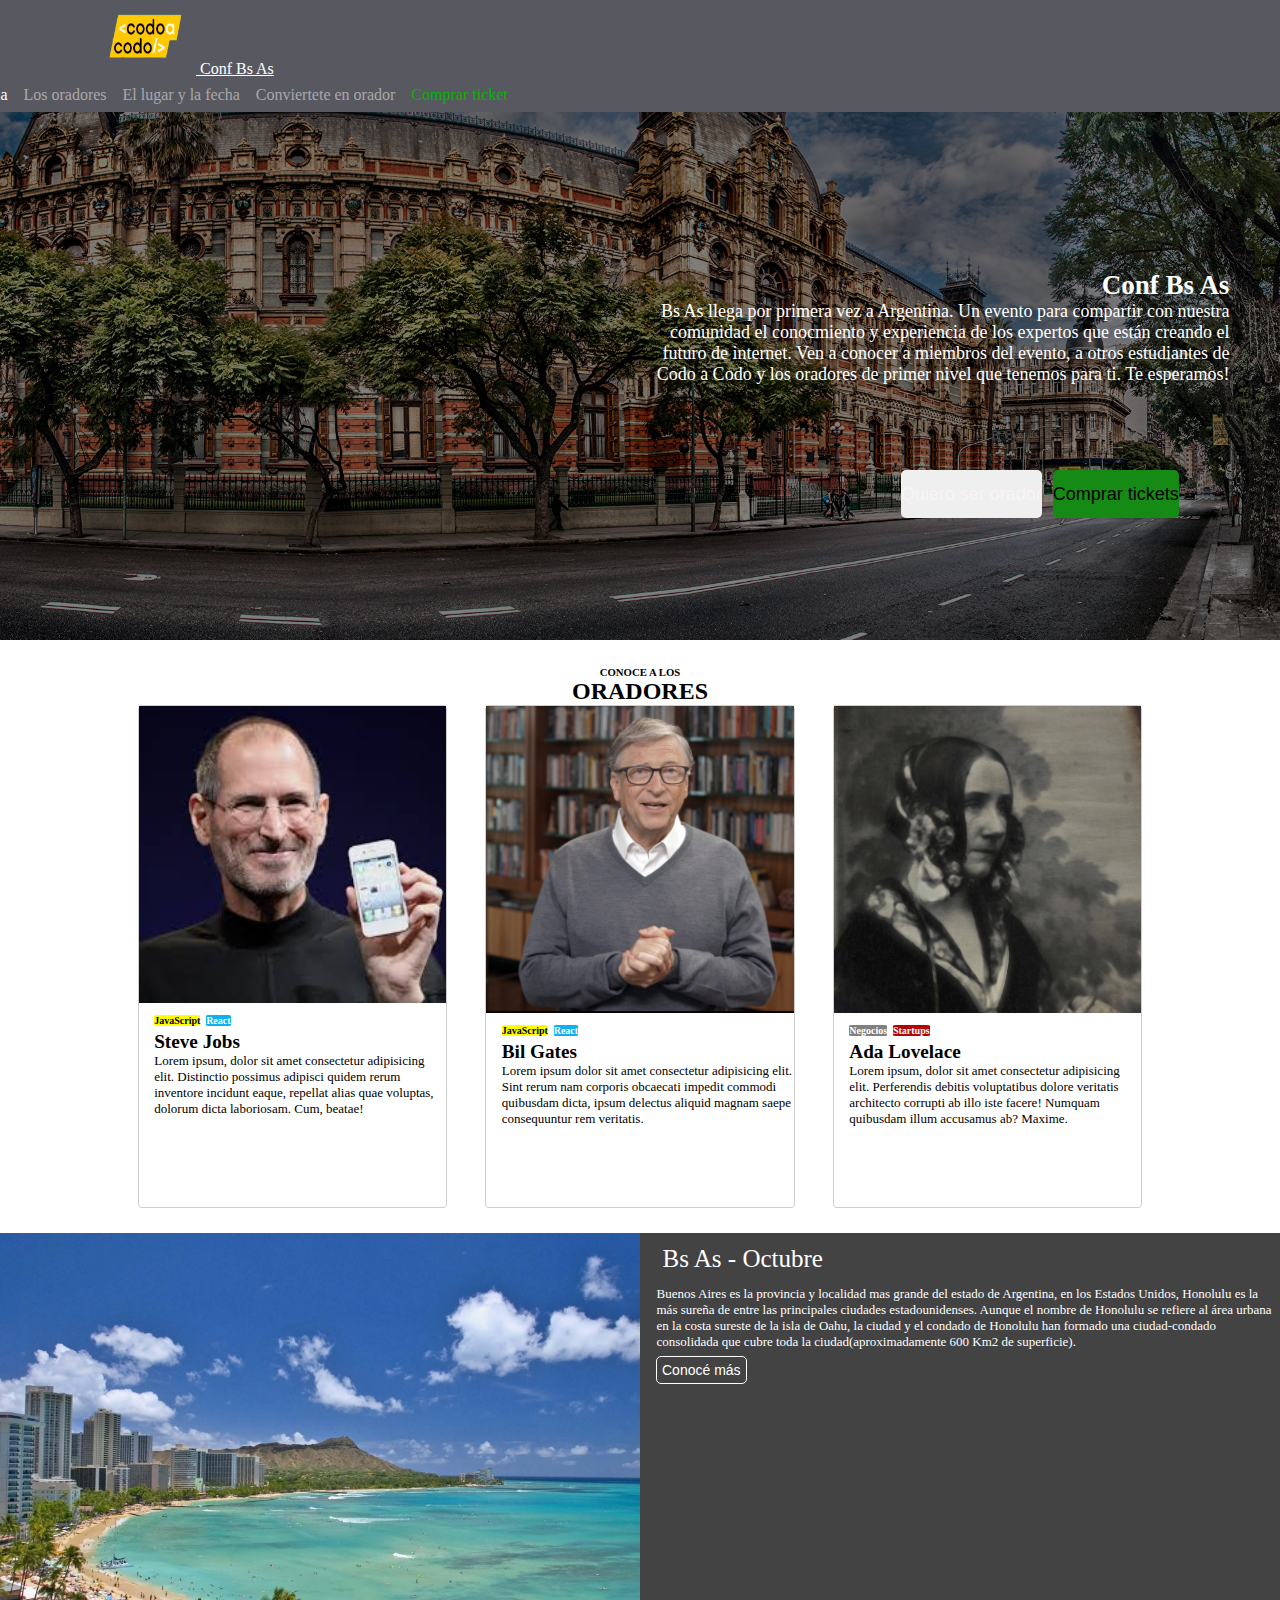
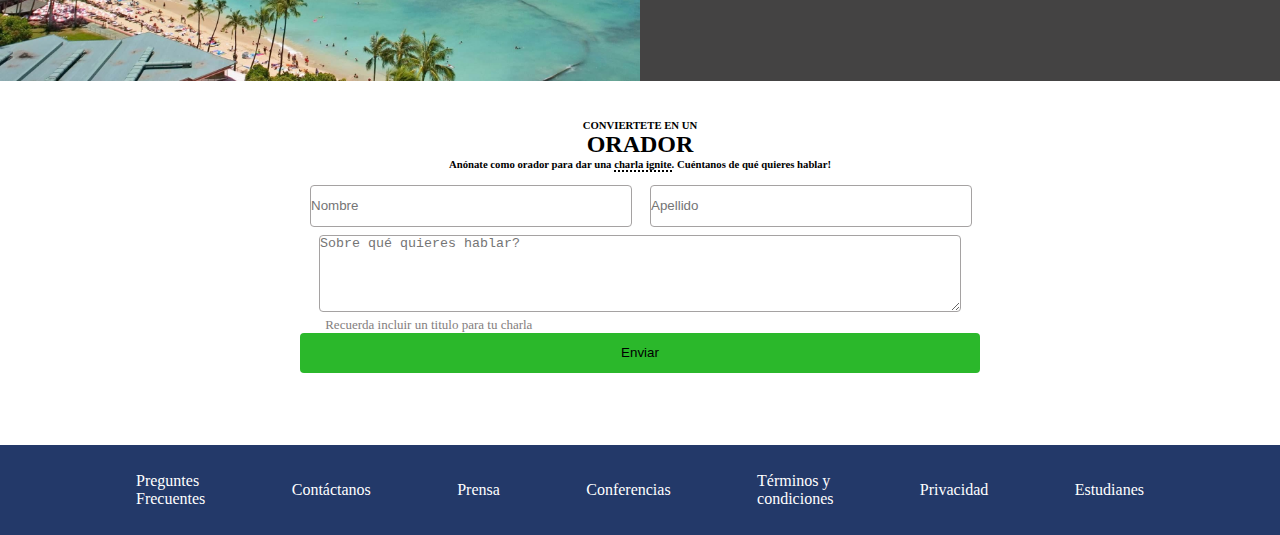
<file: index.html>
<!DOCTYPE html>
<html lang="en">
<head>
    <meta charset="UTF-8">
    <meta http-equiv="X-UA-Compatible" content="IE=edge">
    <meta name="viewport" content="width=device-width, initial-scale=1.0">
    <link href="https://cdn.jsdelivr.net/npm/bootstrap@5.3.0-alpha3/dist/css/bootstrap.min.css" rel="stylesheet" integrity="sha384-KK94CHFLLe+nY2dmCWGMq91rCGa5gtU4mk92HdvYe+M/SXH301p5ILy+dN9+nJOZ" crossorigin="anonymous">
    <link rel="stylesheet" href="stylos.css">
    <title>Codo a Codo</title>
</head>
<body>
    <nav class="navbar bg-body-tertiary">
        <div class="container-fluid">
            <a class="navbar-brand" href="index.html">
                <img src="/imagenes/codoacodo.png" alt="Logo" width="100" height="74" class="d-inline-block align-text-center">
                Conf Bs As
            </a>
              <ul id="nav">
                <li>
                    <a id="ora" href="#">La conferencia</a>
                </li>
                <li>
                    <a href="">Los oradores</a>
                </li>
                <li>
                    <a href="">El lugar y la fecha</a>
                </li>
                <li>
                    <a href="">Conviertete en orador</a>            
                </li>
                <li>
                    <a id="ticket" href="comprar.html">Comprar ticket</a>
                </li>
              </ul>
        </div>
    </nav>
    
    <main>
        
        <section>
            <div class="imagen-fondo">
                <div class="texto1">
                <h2>Conf Bs As</h2>
                    <p>Bs As llega por primera vez a Argentina. Un evento para compartir con
                nuestra comunidad el conocmiento y experiencia de los expertos que
                están creando el futuro de internet. Ven a conocer a miembros del
                evento, a otros estudiantes de Codo a Codo y los oradores de primer
                nivel que tenemos para ti. Te esperamos!
                    </p>
                </div>
                <div class="botones">
                    <button type="button" class="btn btn-outline-primary" active>Quiero ser orador</button>
                    <button onclick="location.href='comprar.html'" type="button" class="btn btn-primary" active>Comprar tickets</button>
                    
                </div>
             </div>
        </section>
             <h6 id="conoce">CONOCE A LOS</h6>
             <h2 id="ora2">ORADORES</h2>
        
        <section>
            <div class="flex-container">
                <div class="flex-item1">
                    <img class="imagenes10" src="/imagenes/steve.jpg" alt="">
                    <ul class="j1">
                        <li class="j2">JavaScript</li>
                        <li class="r1">React</li>
                    </ul>
                   <p class="letras2">Steve Jobs</p>
                   <p class="lore">Lorem ipsum, dolor sit amet consectetur adipisicing elit. Distinctio possimus adipisci quidem rerum inventore incidunt eaque, repellat alias quae voluptas, dolorum dicta laboriosam. Cum, beatae!</p>

                </div>
                <div class="flex-item2">
                    <img class="imagenes10" src="/imagenes/bill.jpg" alt="">
                    <ul class="j1">
                        <li class="j2">JavaScript</li>
                        <li class="r1">React</li>
                    </ul>
                    <p class="letras2">Bil Gates</p>
                    <p class="lore">Lorem ipsum dolor sit amet consectetur adipisicing elit. Sint rerum nam corporis obcaecati impedit commodi quibusdam dicta, ipsum delectus aliquid magnam saepe consequuntur rem veritatis.</p>
                </div>
                <div class="flex-item3">
                    <img class="imagenes10" src="/imagenes/ada.jpeg" alt="">
                    <ul class="j1">
                        <li id="j2">Negocios</li>
                        <li id="r1">Startups</li>
                    </ul>
                    <p class="letras2">Ada Lovelace</p>
                    <p class="lore">Lorem ipsum, dolor sit amet consectetur adipisicing elit. Perferendis debitis voluptatibus dolore veritatis architecto corrupti ab illo iste facere! Numquam quibusdam illum accusamus ab? Maxime.</p>
                </div>
            </div>
        </section>
        <section>
            <div class="flex-container2">
                <div class="item22"></div>
                <div class="item23">
                    <ul class="bloque">
                        <li id="bs">Bs As - Octubre</li>
                        <li id="t34">Buenos Aires es la provincia y localidad mas grande del estado de Argentina, en los Estados Unidos, Honolulu es la más sureña de entre las principales ciudades estadounidenses. Aunque el nombre de Honolulu se refiere al área urbana en la costa sureste de la isla de Oahu, la ciudad y el condado de Honolulu han formado una ciudad-condado consolidada que cubre toda la ciudad(aproximadamente 600 Km2 de superficie).</li>
                        <button id="bot">Conocé más</button>
                        
                    </ul>
                </div>

            </div>
        </section>
       <section>
        <h6 id="conviertete">CONVIERTETE EN UN</h6>
        <h2 id="ora2">ORADOR</h2>
        <h6 id="cuentanos">Anónate como orador para dar una <span id="estil">charla ignite</span>. Cuéntanos de qué quieres hablar!</h6>
       </section>
       <section class="formulario-10">
            <div class="form-contenedor">
                <div class="datos">
                    <div class="nombre">
                        <input type="hola" class="inombre" placeholder="Nombre">
                    </div>
                    <div class="apellido">
                        <input type="text" class="iapellido" placeholder="Apellido">
                    </div>
                </div>
                <div class="area">
                    <textarea class="tarea" name="" placeholder="Sobre qué quieres hablar?" id="" cols="50" rows="5"></textarea>
                </div>
                <div class="form-parra">
                    <p id="parrafo-formulario">Recuerda incluir un titulo para tu charla</p>
                </div>
                <div class="for-bot">
                    <button class="botoncito">Enviar</button>
                </div>
            <div>
        </section>
    

        <script src="https://cdn.jsdelivr.net/npm/bootstrap@5.3.0-alpha3/dist/js/bootstrap.bundle.min.js" integrity="sha384-ENjdO4Dr2bkBIFxQpeoTz1HIcje39Wm4jDKdf19U8gI4ddQ3GYNS7NTKfAdVQSZe" crossorigin="anonymous"></script>
    </main>
    <footer>
        <div class="site-footer">
            <nav class="footer-nav">
                <ul class="footer-ul">
                    <li>Preguntes <br> Frecuentes</li>
                    <li>Contáctanos</li>
                    <li>Prensa</li>
                    <li>Conferencias</li>
                    <li>Términos y <br>condiciones</li>
                    <li>Privacidad</li>
                    <li>Estudianes</li>
                </ul>
            </nav>
        </div>
    </footer>
</body>
</html>
</file>
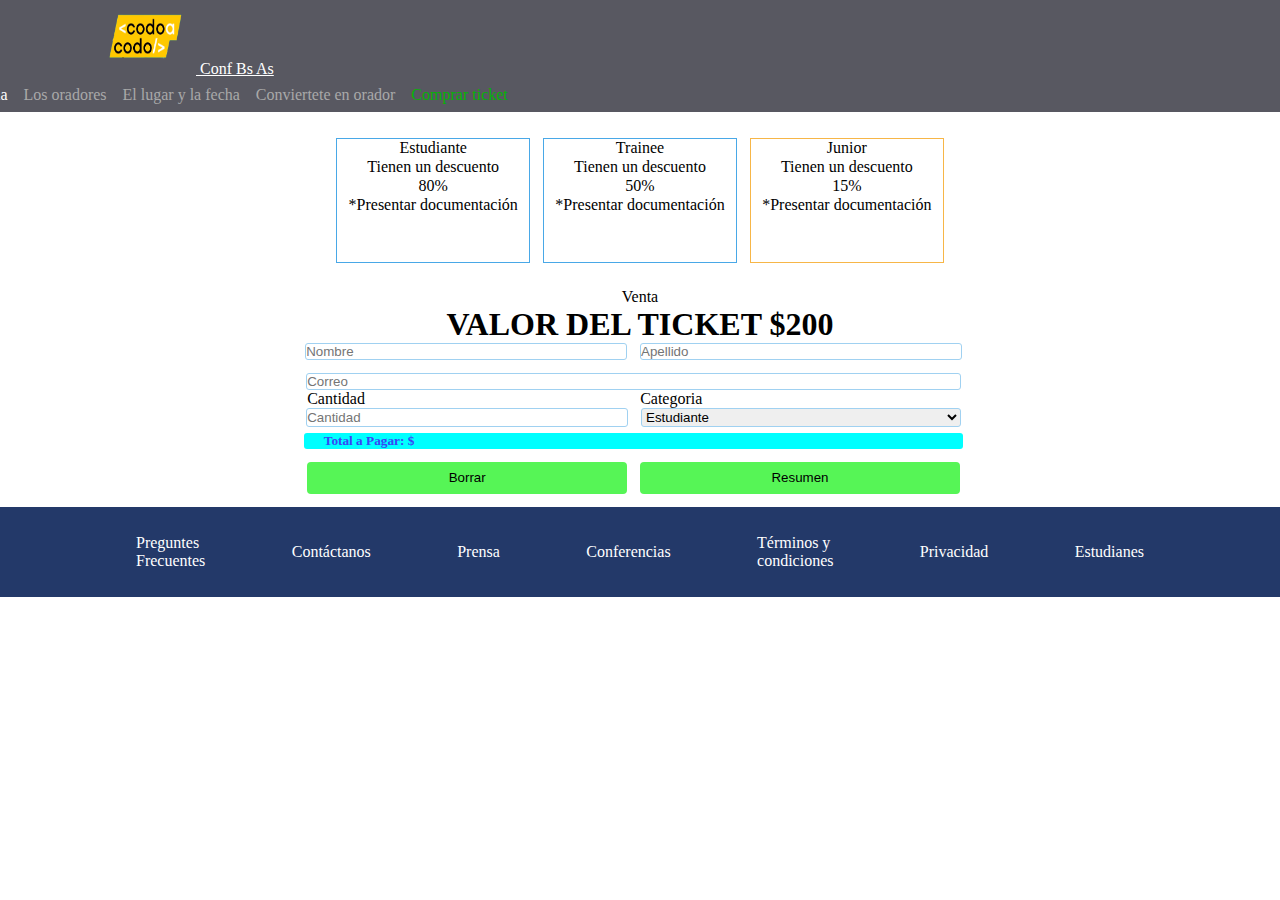
<file: comprar.html>
<!DOCTYPE html>
<html lang="en">
<head>
    <meta charset="UTF-8">
    <meta http-equiv="X-UA-Compatible" content="IE=edge">
    <meta name="viewport" content="width=device-width, initial-scale=1.0">
    <link href="https://cdn.jsdelivr.net/npm/bootstrap@5.3.0-alpha3/dist/css/bootstrap.min.css" rel="stylesheet" integrity="sha384-KK94CHFLLe+nY2dmCWGMq91rCGa5gtU4mk92HdvYe+M/SXH301p5ILy+dN9+nJOZ" crossorigin="anonymous">
    <link rel="stylesheet" href="stylos.css">
    <script src="funciones.js"></script>
    <title>Compras</title>
</head>
<body>
    <nav class="navbar bg-body-tertiary">
        <div class="container-fluid">
            <a class="navbar-brand" href="index.html">
                <img src="/imagenes/codoacodo.png" alt="Logo" width="100" height="74" class="d-inline-block align-text-center">
                Conf Bs As
            </a>
              <ul id="nav">
                <li>
                    <a id="ora" href="#">La conferencia</a>
                </li>
                <li>
                    <a href="">Los oradores</a>
                </li>
                <li>
                    <a href="">El lugar y la fecha</a>
                </li>
                <li>
                    <a href="">Conviertete en orador</a>            
                </li>
                <li>
                    <a id="ticket" href="">Comprar ticket</a>
                </li>
              </ul>
        </div>
    </nav>

    <main>
        
       <section>
            <div class="cajitafeliz">
                <div class="descuento1">
                    <p class="des1" id="de1">Estudiante</p>
                    <p class="des1">Tienen un descuento</p>
                    <p class="des1">80%</p>
                    <p class="des1">*Presentar documentación</p>
                </div>
                <div class="descuento1">
                    <p class="des1">Trainee</p>
                    <p class="des1">Tienen un descuento</p>
                    <p class="des1">50%</p>
                    <p class="des1">*Presentar documentación</p>
                </div>
                <div class="descuento2">
                    <p class="des1">Junior</p>
                    <p class="des1">Tienen un descuento</p>
                    <p class="des1">15%</p>
                    <p class="des1">*Presentar documentación</p>
                </div>
            </div>
       </section>
       <section>
        <p class="tv" id="tv1">Venta</p>
        <h1 class="tv" id="tv2">VALOR DEL TICKET $200</h1>
       </section>
       <section>
        <div class="contenedorinput">
            <input class="input2" type="text" value="" placeholder="Nombre">
            <input class="input2" type="text" value="" placeholder="Apellido">
        </div>
        <div class="contenedorinput" id="contenedorinputid">
            <input id="inputcorreo" type="text" placeholder="Correo">
        </div>
       </section>
       <section>
        <div class="contenedorinput4">
            <label id="labelcant" for="">Cantidad</label> 
            <label id="labelcant2" for="">Categoria</label>
        <div>
        </section>
        <section>
        <div class="contenedorinput">
            <input class="input2" id="cant2" type="text" placeholder="Cantidad">
            <select name="" id="seleccion">
                <option value="estudiante">Estudiante</option>
                <option value="trainee">Trainee</option>
                <option value="junior">Junior</option>
            </select>
            
        </div>
        </section>
        <section id="pag">
            <div class="pagar">
                <h5 id="h5f">Total a Pagar: $</h2>
            </div>
        </section>
        <section>
            <div class="botoncitos">
            <button id="b1" onclick="borrar()">Borrar</button>
            <button id="b2" onclick="cuentas();">Resumen</button>
            </div>
        </section>



        <script src="https://cdn.jsdelivr.net/npm/bootstrap@5.3.0-alpha3/dist/js/bootstrap.bundle.min.js" integrity="sha384-ENjdO4Dr2bkBIFxQpeoTz1HIcje39Wm4jDKdf19U8gI4ddQ3GYNS7NTKfAdVQSZe" crossorigin="anonymous"></script>
    </main>
    <footer>
        <div class="site-footer">
            <nav class="footer-nav">
                <ul class="footer-ul">
                    <li>Preguntes <br> Frecuentes</li>
                    <li>Contáctanos</li>
                    <li>Prensa</li>
                    <li>Conferencias</li>
                    <li>Términos y <br>condiciones</li>
                    <li>Privacidad</li>
                    <li>Estudianes</li>
                </ul>
            </nav>
        </div>
    </footer>
</body>
</html>
</file>
<file: stylos.css>
*{
    margin: 0;
    padding: 0;
    border: 0;
}
.container-fluid{
    background-color: rgb(88, 88, 97);
    padding: 0;
    
}
.bg-body-tertiary{
    padding: 0;
    margin: 0;
    border: 0;
}
#nav{
    padding: 0;
    position: relative;
    right: 6em;
}
dl, ol, ul {
    margin-top: 0;
    margin-bottom: 0;
}


ul{
    list-style: none;
    display: flex;

    
}
ul li{
 
        margin: 0.5em;


}

ul li a:hover{
color: white;
}
ul a{
    text-decoration: none;
    color: darkgray;
}


a.navbar-brand{
    color: white;
    padding: 0;
    margin: 0;
    position: relative;
    left: 6em;

}

#ora{
    color: white;
}

#ticket{
    color:rgb(4, 179, 4);
}
.imagen-fondo{
  background-image: linear-gradient(rgba(0, 0, 0, 0.5), rgba(0, 0, 0, 0.5)),url(/imagenes/hawaii.jpg);
  background-position: left 80%; 
  background-size: cover;
  background-repeat: no-repeat;
  width: 100%;
  height: 33em;

}

#ora2{
    color: black;
    text-align: center;
   
}
main section div h6{
    text-align: center;
    position: relative;
}

.texto1{    
   
    color: white;
    width: 32em;
    height: 11em;
    position: relative;
    left: 36.3em;
    top: 8.8em;
    text-align: right;
    text-decoration: solid;
    
    font-size: large;
   
}
.botones{
    position: relative;
    top: 10em;
    left: 56.3em;
    height: 3em;
    width: 25em;    
    display: flex;
}

 
main div h2{
    color: white
}

main div p{
    color: white;
}

.btn-outline-primary{
    color: rgb(250, 244, 244);
  text-decoration: double;
  border-color: white;
  border-radius: 5px;
  font-size: large;
  
}
.btn-primary{
    background-color: rgb(21, 138, 21);
    border: rgb(21, 138, 21);
    position: relative;
    left: 0.6em;
    border-radius: 5px;
    font-size: large;
    
}
#conoce{
    margin-top: 2%;
    text-align: center;
}

.flex-container{
    width: 100%;
    height: 33em;
    display: flex;
    justify-content: center;
}

.flex-item1{
    width: 24%;
    height: 95%;
    border: 1px solid rgb(207, 205, 205);
    margin-right: 3%;
    border-radius: 1%;
    
}

.imagenes10{
    width: 100%;
}

.flex-item2{
    width: 24%;
    height: 95%;
    border: 1px solid rgb(207,205,205);
    margin-right: 3%;
    border-radius: 1%;
}

.flex-item3{
    width: 24%;
    height: 95%;
    border: 1px solid rgb(207,205,205);
    border-radius: 1%;
}

.j1{
    padding-left: 5%;
   
}
.j2{
    margin: 8px.0px.8px.0px;
    background-color: yellow;
    border-radius: 10%;
    font-size:x-small;
    height: fit-content;
    font-weight: bold;
    color: black;
}

.r1{
    background-color:rgb(11, 177, 243);
    border-radius: 10%;
    font-size:x-small;
    height: fit-content;
    font-weight: bold;
    color: white;
    margin-left: 2%;
    margin-top: 8px;
    border-radius: 10%;
}

#j2{
    margin: 8px.0px.8px.0px;
    background-color: gray;
    border-radius: 10%;
    font-size:x-small;
    height: fit-content;
    font-weight: bold;
    color: white;
}
#r1{
    background-color:rgb(182, 4, 4);
    border-radius: 10%;
    font-size:x-small;
    height: fit-content;
    font-weight: bold;
    color: white;
    margin-left: 2%;
    margin-top: 8px;
    border-radius: 10%;
}

.letras2{
    margin: 0%;
    padding-left: 5%;
    font-size:larger;
    color: black;
    font-weight: bold;


}

.lore{
    padding-left: 5%;
    font-size:small;
    color: black;
}

.flex-container2{
    width: 100%;
    height: 28em;
    display: flex;
    justify-content: center;
    background-color: black;
}

#conviertete{
    margin-top: 3%;
    text-align: center;
}

.item22{
    width: 50%;
    height: 100%;
    background-image: url(/imagenes/honolulu.jpg);
    background-size: cover;
}
.item23{
    width: 50%;
    height: 100%;
    background-color: rgb(68, 67, 67);
   
    
   
}

.bloque{
    display: block;
    color: white;
    padding-left: 10px;
}

#bs{
    font-size: 25px;
    font-weight: 400;
}

#t34{   
    font-size: small;
}

#bot{
background-color: rgb(68, 67, 67);
color: white;
border: 1px solid white;
border-radius: 5px;
padding: 5px;
font-size: 14px;
margin-left: 6px;
}

#cuentanos{
    text-align: center;
    margin-bottom: 15px;
    
}
#estil{
    text-decoration: none;
    border-bottom: 2px dotted black;
}

.form-contenedor{
    display: flex;
    width: 100%;
    height: 20em;
    flex-direction: column;    
}

.datos{
    display: flex;
    justify-content: center;
    width: 100%;
    height: 40px;
    padding-bottom: 10px;
}
.nombre{
    width: 25%;
    padding-right: 10px;   
}
.apellido{
    width: 25%;
    padding-left: 10px;
    
}
.inombre{
    width: 100%;
    border: 1px solid rgb(165, 162, 162);
    border-radius: 4px;
    height: 100%;
    
}
.iapellido{
    border: 1px solid rgb(165, 162, 162);
    border-radius: 4px;
    width: 100%;
    height: 100%;
    
}
.area{
    width: 100%;
    display: flex;
    justify-content: center;
    
}
.tarea{
    border: 1px solid rgb(165, 162, 162);
    border-radius: 4px;
    width: 50%;
}
.form-parra{
    width: 67%;
    display: flex;  
    justify-content: center;
    padding-top: 5px;

    
}
#parrafo-formulario{
    color: rgb(131, 126, 126);
    font-size: small;
   
}
.for-bot{
    justify-content: center;
    display: flex;
    height: 40px;
}

.botoncito{
    border-radius: 4px;
    width: 680px;
    background-color: rgb(43, 184, 43);
}
.site-footer{
    background-color: rgb(35, 57, 105);
    width: 100%;
    height: 90px;
    
    display: flex;
}
.footer-nav{
    width: 100%;
    justify-content: center;
    display: flex;
    align-items: center;
}
.footer-ul{
    width: 80%;
    color: white;
    display: flex;
    align-items: center;
    justify-content: space-between;
}

.formulario-10{
height: 260px;
}

.cajitafeliz{
    width: 100%;
    height: 11em;
    display: flex;
    justify-content: center;
   
   
}

.descuento1{
    
    border: 1px solid rgb(73, 168, 231);
    width: 15%;
    height: 70%;
    align-items: center;
    position: relative;
    text-align: center;
    margin-right: 1%;
    margin-top: 2%;
 

}

.descuento2{
    margin-top: 2%;
    border: 1px solid rgb(247, 182, 71);
    width: 15%;
    height: 70%;
    align-items: center;
    position: relative;
    text-align: center;

}


.des1{
  width: 100%;
  color: black;
  margin-bottom: 1px;
       
}

.tv{
    text-align: center;
}
#tv1{
    margin-bottom: 0px;
}

#tv2{
    font-size: xx-large;
}

.contenedorinput{
    width: 100%;
    justify-content: center;
    display: flex;
   
    
}

.input2{
    width: 25%;
    margin-right: 1%;
    border: 1px solid rgb(160, 209, 241);
    border-radius: 3px;
}

#contenedorinputid{
    margin-top: 1%;
}

#inputcorreo{
    margin-right: 1%;
    width: 51%;
    border: 1px solid rgb(160, 209, 241);
    border-radius: 3px;
}

#labelcant{
   
   margin-left: 24%;
}

#labelcant2{
    margin-left: 21.5%;
}
.contenedorinput4{
    width: 100%;
    
    display: flex;
}

#cant2{
    margin-left: -1%;
}

.pagar{
    width: 51.5%;
    text-align: left;
    background-color: aqua;
    margin-top: 0.5%;
    border-radius: 3px;
    margin-left: -1%;

}

#pag{
    display: flex;
    justify-content: center;
    
  
}

#h5f{
    color: rgb(57, 70, 245);
    margin-left: 3%;
    
}

.botoncitos{
    display: flex;
    width: 100%;
    justify-content: center;
    margin-top: 1%;
    height: 2em;
    margin-bottom: 1%;
}

#b1{
    width: 25%;
    margin-right: 1%;
    background-color: rgb(86, 245, 86);
    border-radius: 4px;
}

#b2{
    width: 25%;
    margin-right: 1%;
    background-color: rgb(86, 245, 86);
    border-radius: 4px;
}

#seleccion{
    border: 1px solid rgb(160, 209, 241);
    border-radius: 3px;
    width: 25%;
}
</file>
